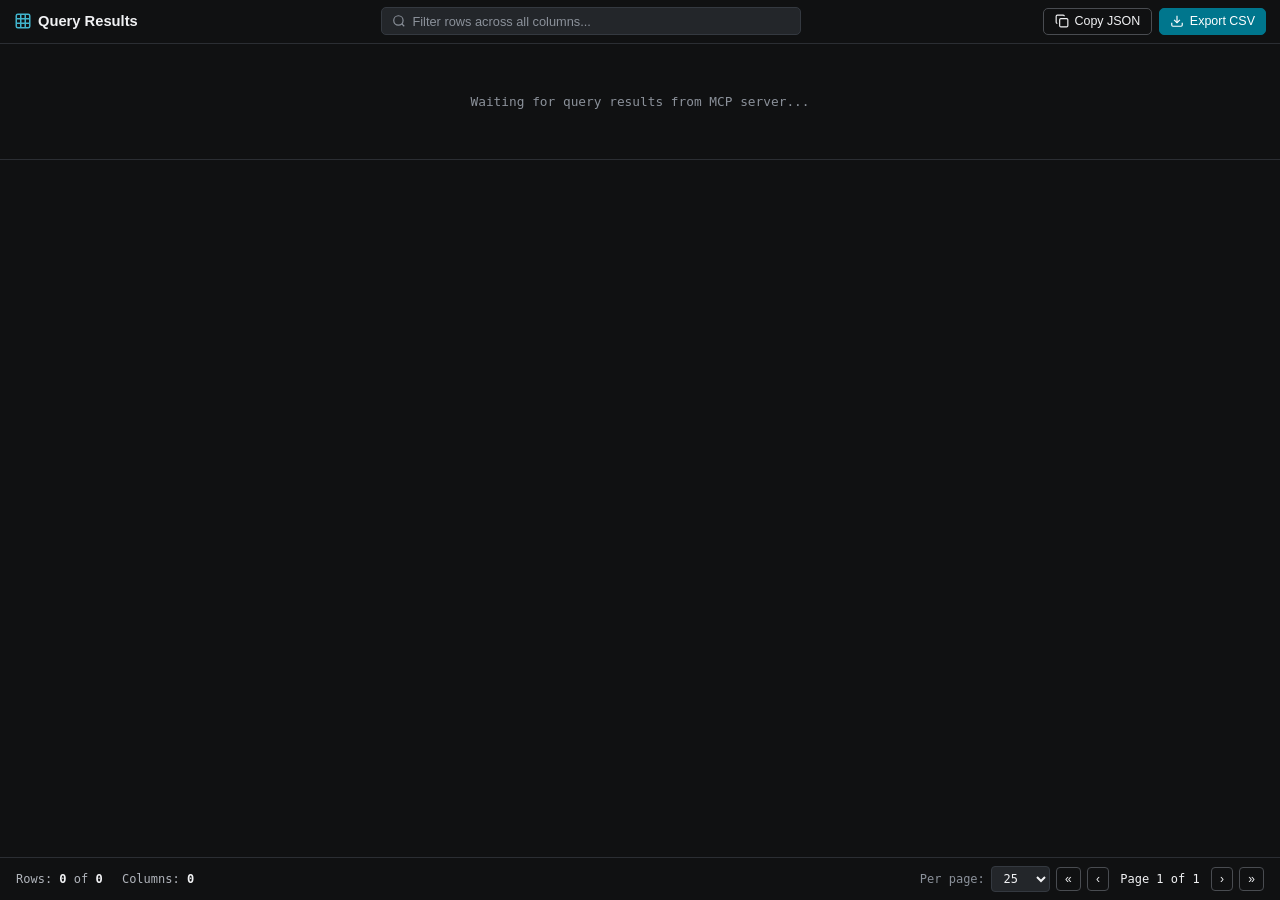
<file: src/static/ui/data_grid.html>
<!DOCTYPE html>
<html lang="en">
<head>
  <meta charset="UTF-8">
  <meta name="viewport" content="width=device-width, initial-scale=1.0">
  <title>PostgreSQL Query Result Data Grid</title>
  <style>
    /* Dark tokens inlined for self-contained MCP app view. */
    :root {
      color-scheme: dark;
      --bg: #101112;
      --surface: #101112;
      --surface-raised: #101112;
      --surface-hover: #1b1e21;
      --surface-active: #2b2e33;
      --field: #23262a;
      --field-border: #343940;
      --border: #494c51;
      --border-subtle: #2b2e33;
      --border-focus: #494c51;
      --text: #f1f2f4;
      --text-secondary: #b0b4bb;
      --text-muted: #8b919a;
      --text-dim: #8b919a;
      --accent: #41b5cd;
      --accent-solid: #00768d;
      --accent-solid-hover: #00667c;
      --accent-dim: #112a31;
      --accent-border: #00768d;
      --info: #a2b9f5;
      --purple: #bda3ee;
      --emerald: #4be0af;
      --emerald-dim: #0b2a22;
      --emerald-border: #0b2a22;
      --amber: #e6c55b;
      --amber-dim: #30260e;
      --amber-border: #30260e;
      --red: #f3a0ab;
      --red-dim: #301b21;
      --red-border: #301b21;
      --font-mono: ui-monospace, 'SFMono-Regular', Menlo, Consolas, monospace;
      --font-sans: Inter, ui-sans-serif, -apple-system, BlinkMacSystemFont, 'Segoe UI', sans-serif;
    }

    * { box-sizing: border-box; margin: 0; padding: 0; }

    body {
      background-color: var(--bg);
      color: var(--text);
      font-family: var(--font-sans);
      font-size: 13px;
      line-height: 1.5;
      display: flex;
      flex-direction: column;
      height: 100vh;
      overflow: hidden;
      -webkit-font-smoothing: antialiased;
    }

    /* Top Control Bar */
    header {
      background: var(--surface);
      border-bottom: 1px solid var(--border-subtle);
      padding: 0.45rem 0.85rem;
      display: flex;
      align-items: center;
      justify-content: space-between;
      gap: 0.6rem;
      flex-shrink: 0;
      flex-wrap: wrap;
    }

    .header-left {
      display: flex;
      align-items: center;
      gap: 0.75rem;
    }

    .brand-title {
      font-size: 0.92rem;
      font-weight: 600;
      color: var(--text);
      display: flex;
      align-items: center;
      gap: 0.4rem;
    }

    .badge {
      display: inline-flex;
      align-items: center;
      font-family: var(--font-mono);
      font-size: 0.72rem;
      padding: 0.3rem 0.7rem;
      border-radius: 10px;
      corner-shape: squircle;
      font-weight: 600;
      border: 1px solid color-mix(in srgb, currentColor 35%, transparent);
    }

    .badge-demo {
      background: var(--amber-dim);
      color: var(--amber);
    }

    .badge-live {
      background: var(--emerald-dim);
      color: var(--emerald);
    }

    .badge-truncated {
      background: var(--red-dim);
      color: var(--red);
    }

    .controls-center {
      display: flex;
      align-items: center;
      gap: 0.6rem;
      flex: 1;
      max-width: 420px;
    }

    .search-box {
      display: flex;
      align-items: center;
      background: var(--field);
      border: 1px solid var(--field-border);
      border-radius: 5px;
      padding: 0.35rem 0.65rem;
      width: 100%;
      transition: border-color 0.14s ease, box-shadow 0.14s ease;
    }

    .search-box:focus-within {
      border-color: var(--accent);
      box-shadow: 0 0 0 1px var(--accent-border);
    }

    .search-box svg {
      color: var(--text-muted);
      margin-right: 0.4rem;
      flex-shrink: 0;
    }

    .search-input {
      background: transparent;
      border: none;
      color: var(--text);
      font-family: var(--font-sans);
      font-size: 0.8rem;
      outline: none;
      width: 100%;
    }

    .search-input::placeholder {
      color: var(--text-muted);
    }

    .actions {
      display: flex;
      align-items: center;
      gap: 0.45rem;
    }

    .btn {
      background: transparent;
      border: 1px solid var(--border);
      color: var(--text);
      padding: 0.35rem 0.65rem;
      font-size: 0.78rem;
      border-radius: 5px;
      cursor: pointer;
      display: inline-flex;
      align-items: center;
      gap: 0.35rem;
      transition: all 0.15s ease;
    }

    .btn:hover {
      background: var(--surface-hover);
      color: var(--text);
      border-color: var(--border-focus);
    }

    .btn-primary {
      background: var(--accent-solid);
      border-color: var(--accent-solid);
      color: #ffffff;
    }
    .btn-primary:hover {
      background: var(--accent-solid-hover);
      border-color: var(--accent-solid-hover);
      color: #ffffff;
    }

    /* Grid Area */
    main {
      flex: 1;
      display: flex;
      overflow: hidden;
      position: relative;
    }

    .grid-container {
      flex: 1;
      overflow: auto;
      background: var(--bg);
      position: relative;
    }

    table.data-grid {
      width: 100%;
      border-collapse: collapse;
      font-family: var(--font-mono);
      font-size: 0.76rem;
      white-space: nowrap;
    }

    table.data-grid th {
      position: sticky;
      top: 0;
      background: var(--surface);
      color: var(--text-secondary);
      text-align: left;
      padding: 0.6rem 0.8rem;
      font-weight: 550;
      border-bottom: 1px solid var(--border-subtle);
      user-select: none;
      cursor: pointer;
      transition: background 0.12s ease;
      z-index: 10;
    }

    table.data-grid th:hover {
      background: var(--surface-hover);
      color: var(--text);
    }

    table.data-grid th .th-content {
      display: flex;
      align-items: center;
      justify-content: space-between;
      gap: 0.5rem;
    }

    table.data-grid th .sort-icon {
      color: var(--text-muted);
      font-size: 0.7rem;
    }
    table.data-grid th.sort-asc .sort-icon {
      color: var(--accent);
    }
    table.data-grid th.sort-desc .sort-icon {
      color: var(--accent);
    }

    table.data-grid td {
      padding: 0.45rem 0.8rem;
      border-bottom: 1px solid var(--border-subtle);
      color: var(--text);
      max-width: 320px;
      overflow: hidden;
      text-overflow: ellipsis;
    }

    table.data-grid tr {
      cursor: pointer;
      transition: background 0.1s ease;
    }

    table.data-grid tr:hover {
      background: var(--surface-hover);
    }

    table.data-grid tr.selected {
      background: var(--accent-dim);
    }

    .row-index {
      color: var(--text-muted);
      width: 45px;
      text-align: right;
      user-select: none;
    }

    /* Cell formatters */
    .cell-null {
      color: var(--text-dim);
      font-style: italic;
    }
    .cell-num {
      text-align: right;
      color: var(--info);
      font-variant-numeric: tabular-nums;
    }
    .cell-bool-true {
      color: var(--emerald);
      font-weight: 600;
    }
    .cell-bool-false {
      color: var(--red);
      font-weight: 600;
    }
    .cell-obj {
      color: var(--purple);
    }

    /* Detail Drawer */
    .row-drawer {
      display: none;
      width: min(340px, 45%);
      background: var(--surface);
      border-left: 1px solid var(--border-subtle);
      flex-direction: column;
      flex-shrink: 0;
      overflow: hidden;
    }

    .row-drawer.open {
      display: flex;
    }

    .drawer-header {
      padding: 0.5rem 0.85rem;
      border-bottom: 1px solid var(--border-subtle);
      display: flex;
      align-items: center;
      justify-content: space-between;
    }

    .drawer-title {
      font-weight: 600;
      font-size: 0.85rem;
    }

    .drawer-body {
      padding: 1rem;
      overflow-y: auto;
      flex: 1;
    }

    .drawer-field {
      margin-bottom: 0.85rem;
    }

    .drawer-field-name {
      font-family: var(--font-mono);
      font-size: 0.7rem;
      color: var(--text-secondary);
      margin-bottom: 0.2rem;
      display: flex;
      justify-content: space-between;
      align-items: baseline;
    }

    .drawer-field-val {
      font-family: var(--font-mono);
      font-size: 0.76rem;
      background: var(--field);
      border: 1px solid var(--field-border);
      border-radius: 5px;
      padding: 0.4rem 0.6rem;
      color: var(--text);
      word-break: break-all;
      white-space: pre-wrap;
    }

    /* Footer Pagination & Stats */
    footer {
      background: var(--surface);
      border-top: 1px solid var(--border-subtle);
      padding: 0.5rem 1rem;
      display: flex;
      align-items: center;
      justify-content: space-between;
      font-family: var(--font-mono);
      font-size: 0.75rem;
      flex-shrink: 0;
      gap: 1rem;
      flex-wrap: wrap;
    }

    .footer-stats {
      color: var(--text-secondary);
      display: flex;
      align-items: center;
      gap: 1.2rem;
    }

    .footer-stats strong {
      color: var(--text);
    }

    .pagination {
      display: flex;
      align-items: center;
      gap: 0.4rem;
    }

    .page-select {
      background: var(--field);
      border: 1px solid var(--field-border);
      color: var(--text);
      font-family: var(--font-mono);
      font-size: 0.75rem;
      padding: 0.25rem 0.45rem;
      border-radius: 4px;
      outline: none;
    }

    .page-btn {
      background: transparent;
      border: 1px solid var(--border);
      color: var(--text);
      padding: 0.25rem 0.5rem;
      border-radius: 4px;
      cursor: pointer;
      font-size: 0.75rem;
      transition: all 0.1s ease;
    }
    .page-btn:hover:not(:disabled) {
      background: var(--surface-hover);
      color: var(--text);
    }
    .page-btn:disabled {
      opacity: 0.35;
      cursor: not-allowed;
    }
  </style>
</head>
<body>

  <!-- Top Bar -->
  <header>
    <div class="header-left">
      <span class="brand-title">
        <svg width="18" height="18" viewBox="0 0 24 24" fill="none" stroke="currentColor" stroke-width="2" style="color:var(--accent)"><rect width="18" height="18" x="3" y="3" rx="2" ry="2"/><line x1="3" y1="9" x2="21" y2="9"/><line x1="3" y1="15" x2="21" y2="15"/><line x1="9" y1="3" x2="9" y2="21"/><line x1="15" y1="3" x2="15" y2="21"/></svg>
        Query Results
      </span>
      <span id="source-badge" class="badge badge-live" style="display:none;">Live Result</span>
      <span id="truncated-badge" class="badge badge-truncated" style="display:none;">Truncated</span>
    </div>

    <!-- Search in table -->
    <div class="controls-center">
      <div class="search-box">
        <svg width="14" height="14" viewBox="0 0 24 24" fill="none" stroke="currentColor" stroke-width="2"><circle cx="11" cy="11" r="8"/><path d="m21 21-4.3-4.3"/></svg>
        <input type="text" id="filter-input" class="search-input" placeholder="Filter rows across all columns..." oninput="onFilterChanged()">
      </div>
    </div>

    <!-- Actions -->
    <div class="actions">
      <button class="btn" id="btn-copy" onclick="copyDataJson()">
        <svg width="14" height="14" viewBox="0 0 24 24" fill="none" stroke="currentColor" stroke-width="2"><rect width="14" height="14" x="8" y="8" rx="2" ry="2"/><path d="M4 16c-1.1 0-2-.9-2-2V4c0-1.1.9-2 2-2h10c1.1 0 2 .9 2 2"/></svg>
        Copy JSON
      </button>
      <button class="btn btn-primary" onclick="exportCsv()">
        <svg width="14" height="14" viewBox="0 0 24 24" fill="none" stroke="currentColor" stroke-width="2"><path d="M21 15v4a2 2 0 0 1-2 2H5a2 2 0 0 1-2-2v-4"/><polyline points="7 10 12 15 17 10"/><line x1="12" y1="15" x2="12" y2="3"/></svg>
        Export CSV
      </button>
    </div>
  </header>

  <!-- Main Data View -->
  <main>
    <div class="grid-container" id="grid-scroll">
      <table class="data-grid" id="main-table">
        <thead id="grid-header"></thead>
        <tbody id="grid-body"></tbody>
      </table>
    </div>

    <!-- Side Inspection Drawer -->
    <aside class="row-drawer" id="row-drawer">
      <div class="drawer-header">
        <span class="drawer-title" id="drawer-title">Row Inspector</span>
        <div style="display:flex; align-items:center; gap:0.35rem;">
          <button class="btn" style="padding:0.2rem 0.45rem; font-size:0.7rem;" onclick="copyRowJson()">Copy</button>
          <button class="btn" style="padding:0.2rem 0.45rem; font-size:0.7rem;" onclick="closeDrawer()" title="Close Inspector">✕</button>
        </div>
      </div>
      <div class="drawer-body" id="drawer-body">
        <div style="color:var(--text-muted); text-align:center; padding-top:2rem;">
          Click any row in the grid to inspect all columns, types, and raw values.
        </div>
      </div>
    </aside>
  </main>

  <!-- Footer Pagination -->
  <footer>
    <div class="footer-stats">
      <span>Rows: <strong id="stat-showing-rows">0</strong> of <strong id="stat-total-rows">0</strong></span>
      <span>Columns: <strong id="stat-columns">0</strong></span>
      <span id="stat-filtered-wrapper" style="display:none; color:var(--amber)">
        Filtered: <strong id="stat-filtered-count">0</strong> matches
      </span>
    </div>

    <div class="pagination">
      <span style="color:var(--text-muted)">Per page:</span>
      <select id="page-size-select" class="page-select" onchange="changePageSize(this.value)">
        <option value="10">10</option>
        <option value="25" selected>25</option>
        <option value="50">50</option>
        <option value="100">100</option>
        <option value="all">All</option>
      </select>

      <button class="page-btn" id="btn-first" onclick="goToPage(1)" title="First page">&laquo;</button>
      <button class="page-btn" id="btn-prev" onclick="goToPage(currentPage - 1)" title="Previous page">&lsaquo;</button>
      <span style="color:var(--text); padding:0 0.3rem;" id="pagination-page-label">Page 1 of 1</span>
      <button class="page-btn" id="btn-next" onclick="goToPage(currentPage + 1)" title="Next page">&rsaquo;</button>
      <button class="page-btn" id="btn-last" onclick="goToPage(totalPages)" title="Last page">&raquo;</button>
    </div>
  </footer>

  <script>
    // Embedded sample demo payload
    const DEMO_PAYLOAD = {
      columns: ["id", "username", "email", "role", "is_active", "account_balance", "created_at", "metadata"],
      rows: [
        { id: 1, username: "sarah_connor", email: "sarah@resistance.net", role: "admin", is_active: true, account_balance: 1450.50, created_at: "2026-01-15T09:30:00Z", metadata: { team: "ops", level: 5 } },
        { id: 2, username: "john_doe", email: "john@example.com", role: "editor", is_active: true, account_balance: 320.00, created_at: "2026-02-01T14:15:22Z", metadata: { team: "content" } },
        { id: 3, username: "alex_chen", email: "alex.chen@techcorp.io", role: "member", is_active: false, account_balance: 0.00, created_at: "2026-02-18T18:45:00Z", metadata: null },
        { id: 4, username: "elena_rostova", email: "elena@cybersec.org", role: "admin", is_active: true, account_balance: 8900.75, created_at: "2026-03-04T11:20:10Z", metadata: { certs: ["CISSP", "OSCP"] } },
        { id: 5, username: "marcus_vance", email: "mvance@enterprise.co", role: "member", is_active: true, account_balance: 12.50, created_at: "2026-03-12T08:00:00Z", metadata: { verified: true } },
        { id: 6, username: "dev_bot_1", email: null, role: "system", is_active: true, account_balance: 0.00, created_at: "2026-03-15T00:00:00Z", metadata: { agent: true, version: "2.4" } },
        { id: 7, username: "lucas_muller", email: "lucas@berlin.de", role: "member", is_active: false, account_balance: 75.20, created_at: "2026-03-20T16:30:45Z", metadata: null }
      ],
      row_count: 7,
      truncated: false
    };

    let rawData = null;
    let columns = [];
    let allRows = [];
    let filteredRows = [];
    let sortColumn = null;
    let sortDirection = "none"; // "asc", "desc", "none"
    let currentPage = 1;
    let pageSize = 25;
    let totalPages = 1;
    let selectedRowIndex = null;

    function sendAppHandshake() {
      try {
        if (window.parent && window.parent !== window) {
          window.parent.postMessage({
            jsonrpc: "2.0",
            id: 1,
            method: "ui/initialize",
            params: {
              appCapabilities: {}
            }
          }, "*");
          window.parent.postMessage({ jsonrpc: "2.0", method: "ui/ready" }, "*");
          window.parent.postMessage({ jsonrpc: "2.0", method: "ui/resize", params: { height: 420 } }, "*");
        }
      } catch (e) {}
    }

    function extractPayload(msg) {
      if (!msg) return null;
      let p = msg;
      if (p.params) p = p.params;
      if (p.result) p = p.result;
      if (p.toolResult) p = p.toolResult;
      if (p.data) p = p.data;
      if (p.payload) p = p.payload;
      if (p.structuredContent) p = p.structuredContent;

      if (p && Array.isArray(p.content) && p.content.length > 0) {
        const textItem = p.content.find(c => c.type === "text" || typeof c.text === "string");
        if (textItem && typeof textItem.text === "string") {
          try {
            const parsed = JSON.parse(textItem.text);
            if (parsed && (parsed.columns || parsed.rows || Array.isArray(parsed))) return parsed;
          } catch (e) {}
        }
      }

      if (typeof p === "string") {
        try {
          const parsed = JSON.parse(p);
          if (parsed && (parsed.columns || parsed.rows || Array.isArray(parsed))) return parsed;
        } catch (e) {
          return p;
        }
      }

      if (Array.isArray(p)) {
        const cols = p.length > 0 ? Object.keys(p[0]) : [];
        return { columns: cols, rows: p, row_count: p.length, truncated: false };
      }

      if (p && (p.columns || p.rows)) {
        return p;
      }

      return null;
    }

    // MCP Apps postMessage listener
    window.addEventListener("message", (event) => {
      if (!event.data) return;
      let msg = event.data;
      if (typeof msg === "string") {
        try { msg = JSON.parse(msg); } catch (e) { return; }
      }

      const payload = extractPayload(msg);
      if (payload && (payload.columns || payload.rows)) {
        loadGrid(payload, false);
      }
    });

    const isDemoMode = new URLSearchParams(window.location.search).get("demo") === "true";

    function showWaitingState() {
      const thead = document.getElementById("grid-header");
      if (thead) thead.innerHTML = "";
      const tbody = document.getElementById("grid-body");
      if (tbody) {
        tbody.innerHTML = `
          <tr>
            <td colspan="10" style="text-align:center; padding:3rem 1rem; color:var(--text-muted); font-family:var(--font-mono); font-size:0.8rem;">
              Waiting for query results from MCP server...
            </td>
          </tr>
        `;
      }
    }

    if (document.readyState === "loading") {
      window.addEventListener("DOMContentLoaded", () => {
        sendAppHandshake();
        if (isDemoMode) {
          loadGrid(DEMO_PAYLOAD, true);
        } else {
          showWaitingState();
        }
      });
    } else {
      sendAppHandshake();
      if (isDemoMode) {
        loadGrid(DEMO_PAYLOAD, true);
      } else {
        showWaitingState();
      }
    }

    function loadGrid(data, isDemo = false) {
      rawData = data;
      const badge = document.getElementById("source-badge");
      if (badge) {
        if (!isDemo) {
          badge.className = "badge badge-live";
          badge.textContent = "Live Result";
          badge.style.display = "inline-flex";
        } else {
          badge.style.display = "none";
        }
      }

      const truncBadge = document.getElementById("truncated-badge");
      if (truncBadge) {
        truncBadge.style.display = data.truncated ? "inline-flex" : "none";
      }

      columns = data.columns || (data.rows && data.rows.length > 0 ? Object.keys(data.rows[0]) : []);
      allRows = data.rows || [];
      filteredRows = [...allRows];

      document.getElementById("stat-columns").textContent = columns.length;
      document.getElementById("stat-total-rows").textContent = allRows.length;

      sortColumn = null;
      sortDirection = "none";
      currentPage = 1;
      selectedRowIndex = null;

      renderHeader();
      applyFiltersAndSort();
    }

    function renderHeader() {
      const thead = document.getElementById("grid-header");
      thead.innerHTML = "";
      const tr = document.createElement("tr");

      // Row index column header
      const thIdx = document.createElement("th");
      thIdx.className = "row-index";
      thIdx.textContent = "#";
      tr.appendChild(thIdx);

      columns.forEach(col => {
        const th = document.createElement("th");
        th.dataset.column = col;
        th.onclick = () => toggleSort(col);

        let icon = "⇅";
        if (sortColumn === col) {
          if (sortDirection === "asc") { icon = "▲"; th.classList.add("sort-asc"); }
          else if (sortDirection === "desc") { icon = "▼"; th.classList.add("sort-desc"); }
        }

        th.innerHTML = `
          <div class="th-content">
            <span>${escapeHtml(col)}</span>
            <span class="sort-icon">${icon}</span>
          </div>
        `;
        tr.appendChild(th);
      });

      thead.appendChild(tr);
    }

    function toggleSort(col) {
      if (sortColumn === col) {
        if (sortDirection === "none") sortDirection = "asc";
        else if (sortDirection === "asc") sortDirection = "desc";
        else { sortDirection = "none"; sortColumn = null; }
      } else {
        sortColumn = col;
        sortDirection = "asc";
      }
      renderHeader();
      applyFiltersAndSort();
    }

    function onFilterChanged() {
      applyFiltersAndSort();
    }

    function applyFiltersAndSort() {
      const query = document.getElementById("filter-input").value.trim().toLowerCase();

      // 1. Filter
      if (!query) {
        filteredRows = [...allRows];
        document.getElementById("stat-filtered-wrapper").style.display = "none";
      } else {
        filteredRows = allRows.filter(row => {
          return columns.some(col => {
            const val = row[col];
            if (val === null || val === undefined) return false;
            if (typeof val === "object") return JSON.stringify(val).toLowerCase().includes(query);
            return String(val).toLowerCase().includes(query);
          });
        });
        document.getElementById("stat-filtered-wrapper").style.display = "inline";
        document.getElementById("stat-filtered-count").textContent = filteredRows.length;
      }

      // 2. Sort
      if (sortColumn && sortDirection !== "none") {
        filteredRows.sort((a, b) => {
          let va = a[sortColumn];
          let vb = b[sortColumn];
          if (va === null || va === undefined) return 1;
          if (vb === null || vb === undefined) return -1;
          if (typeof va === "number" && typeof vb === "number") {
            return sortDirection === "asc" ? va - vb : vb - va;
          }
          const sa = String(va);
          const sb = String(vb);
          return sortDirection === "asc" ? sa.localeCompare(sb) : sb.localeCompare(sa);
        });
      }

      // 3. Paginate
      if (pageSize === "all") {
        totalPages = 1;
        currentPage = 1;
      } else {
        totalPages = Math.max(1, Math.ceil(filteredRows.length / pageSize));
        if (currentPage > totalPages) currentPage = totalPages;
      }

      renderRows();
      updatePaginationControls();
    }

    function renderRows() {
      const tbody = document.getElementById("grid-body");
      tbody.innerHTML = "";

      if (filteredRows.length === 0) {
        tbody.innerHTML = `<tr><td colspan="${columns.length + 1}" style="text-align:center; padding:3rem; color:var(--text-muted)">No matching records found.</td></tr>`;
        document.getElementById("stat-showing-rows").textContent = "0";
        return;
      }

      let start = 0;
      let end = filteredRows.length;
      if (pageSize !== "all") {
        start = (currentPage - 1) * pageSize;
        end = Math.min(start + pageSize, filteredRows.length);
      }

      document.getElementById("stat-showing-rows").textContent = `${start + 1}-${end}`;

      for (let i = start; i < end; i++) {
        const row = filteredRows[i];
        const tr = document.createElement("tr");
        if (selectedRowIndex === i) tr.classList.add("selected");
        tr.onclick = () => selectRow(i, tr);

        // Index cell
        const tdIdx = document.createElement("td");
        tdIdx.className = "row-index";
        tdIdx.textContent = i + 1;
        tr.appendChild(tdIdx);

        columns.forEach(col => {
          const td = document.createElement("td");
          const val = row[col];
          td.innerHTML = formatCellValue(val);
          tr.appendChild(td);
        });

        tbody.appendChild(tr);
      }
    }

    function formatCellValue(val) {
      if (val === null || val === undefined) {
        return `<span class="cell-null">NULL</span>`;
      }
      if (typeof val === "boolean") {
        return val ? `<span class="cell-bool-true">true</span>` : `<span class="cell-bool-false">false</span>`;
      }
      if (typeof val === "number") {
        return `<span class="cell-num">${val.toLocaleString()}</span>`;
      }
      if (typeof val === "object") {
        return `<span class="cell-obj">${escapeHtml(JSON.stringify(val))}</span>`;
      }
      return escapeHtml(String(val));
    }

    function escapeHtml(str) {
      return str.replace(/&/g, "&amp;").replace(/</g, "&lt;").replace(/>/g, "&gt;");
    }

    function closeDrawer() {
      const drawer = document.getElementById("row-drawer");
      if (drawer) drawer.classList.remove("open");
      document.querySelectorAll("table.data-grid tr.selected").forEach(r => r.classList.remove("selected"));
      selectedRowIndex = null;
    }

    function selectRow(index, trElement = null) {
      selectedRowIndex = index;
      document.querySelectorAll("table.data-grid tr.selected").forEach(r => r.classList.remove("selected"));
      if (trElement) {
        trElement.classList.add("selected");
      } else {
        const allTrs = document.querySelectorAll("table.data-grid tbody tr");
        if (allTrs[index]) {
          allTrs[index].classList.add("selected");
        }
      }

      const drawer = document.getElementById("row-drawer");
      if (drawer) drawer.classList.add("open");

      const row = filteredRows[index];
      if (!row) return;

      document.getElementById("drawer-title").textContent = `Row #${index + 1} Details`;
      const body = document.getElementById("drawer-body");
      body.innerHTML = "";

      columns.forEach(col => {
        const val = row[col];
        let valStr = val === null ? "NULL" : (typeof val === "object" ? JSON.stringify(val, null, 2) : String(val));

        const field = document.createElement("div");
        field.className = "drawer-field";

        const fieldName = document.createElement("div");
        fieldName.className = "drawer-field-name";

        const strong = document.createElement("strong");
        strong.textContent = col;
        fieldName.appendChild(strong);

        const copyBtn = document.createElement("button");
        copyBtn.className = "btn";
        copyBtn.style.padding = "0.1rem 0.35rem";
        copyBtn.style.fontSize = "0.65rem";
        copyBtn.textContent = "Copy";
        copyBtn.onclick = () => {
          navigator.clipboard.writeText(valStr).then(() => {
            const orig = copyBtn.textContent;
            copyBtn.textContent = "Copied!";
            setTimeout(() => { copyBtn.textContent = orig; }, 1200);
          });
        };
        fieldName.appendChild(copyBtn);

        const fieldVal = document.createElement("div");
        fieldVal.className = "drawer-field-val";
        fieldVal.textContent = valStr;

        field.appendChild(fieldName);
        field.appendChild(fieldVal);
        body.appendChild(field);
      });
    }

    function updatePaginationControls() {
      document.getElementById("pagination-page-label").textContent = `Page ${currentPage} of ${totalPages}`;
      document.getElementById("btn-first").disabled = (currentPage <= 1);
      document.getElementById("btn-prev").disabled = (currentPage <= 1);
      document.getElementById("btn-next").disabled = (currentPage >= totalPages);
      document.getElementById("btn-last").disabled = (currentPage >= totalPages);
    }

    function goToPage(page) {
      if (page < 1 || page > totalPages) return;
      currentPage = page;
      renderRows();
      updatePaginationControls();
      document.getElementById("grid-scroll").scrollTop = 0;
    }

    function changePageSize(size) {
      pageSize = size === "all" ? "all" : parseInt(size, 10);
      currentPage = 1;
      applyFiltersAndSort();
    }

    function copyRowJson() {
      if (selectedRowIndex === null || !filteredRows[selectedRowIndex]) return;
      const json = JSON.stringify(filteredRows[selectedRowIndex], null, 2);
      navigator.clipboard.writeText(json);
    }

    function copyDataJson() {
      const dataToCopy = filteredRows.length > 0 ? filteredRows : allRows;
      const json = JSON.stringify(dataToCopy, null, 2);
      navigator.clipboard.writeText(json).then(() => {
        const btn = document.getElementById("btn-copy");
        const orig = btn.innerHTML;
        btn.innerHTML = `<span style="color:var(--emerald)">Copied!</span>`;
        setTimeout(() => { btn.innerHTML = orig; }, 1500);
      });
    }

    function exportCsv() {
      if (columns.length === 0) return;
      const query = document.getElementById("filter-input").value.trim();
      const targetRows = query ? filteredRows : allRows;

      const csvLines = [];
      // Header
      csvLines.push(columns.map(c => `"${String(c).replace(/"/g, '""')}"`).join(","));

      // Rows
      targetRows.forEach(row => {
        const line = columns.map(c => {
          const v = row[c];
          if (v === null || v === undefined) return "";
          const s = typeof v === "object" ? JSON.stringify(v) : String(v);
          return `"${s.replace(/"/g, '""')}"`;
        }).join(",");
        csvLines.push(line);
      });

      const csvBlob = new Blob([csvLines.join("\n")], { type: "text/csv;charset=utf-8;" });
      const url = URL.createObjectURL(csvBlob);
      const a = document.createElement("a");
      a.href = url;
      a.download = `query_results_${new Date().toISOString().slice(0, 19).replace(/[:T]/g, "_")}.csv`;
      a.click();
      URL.revokeObjectURL(url);
    }
  </script>
</body>
</html>
</file>
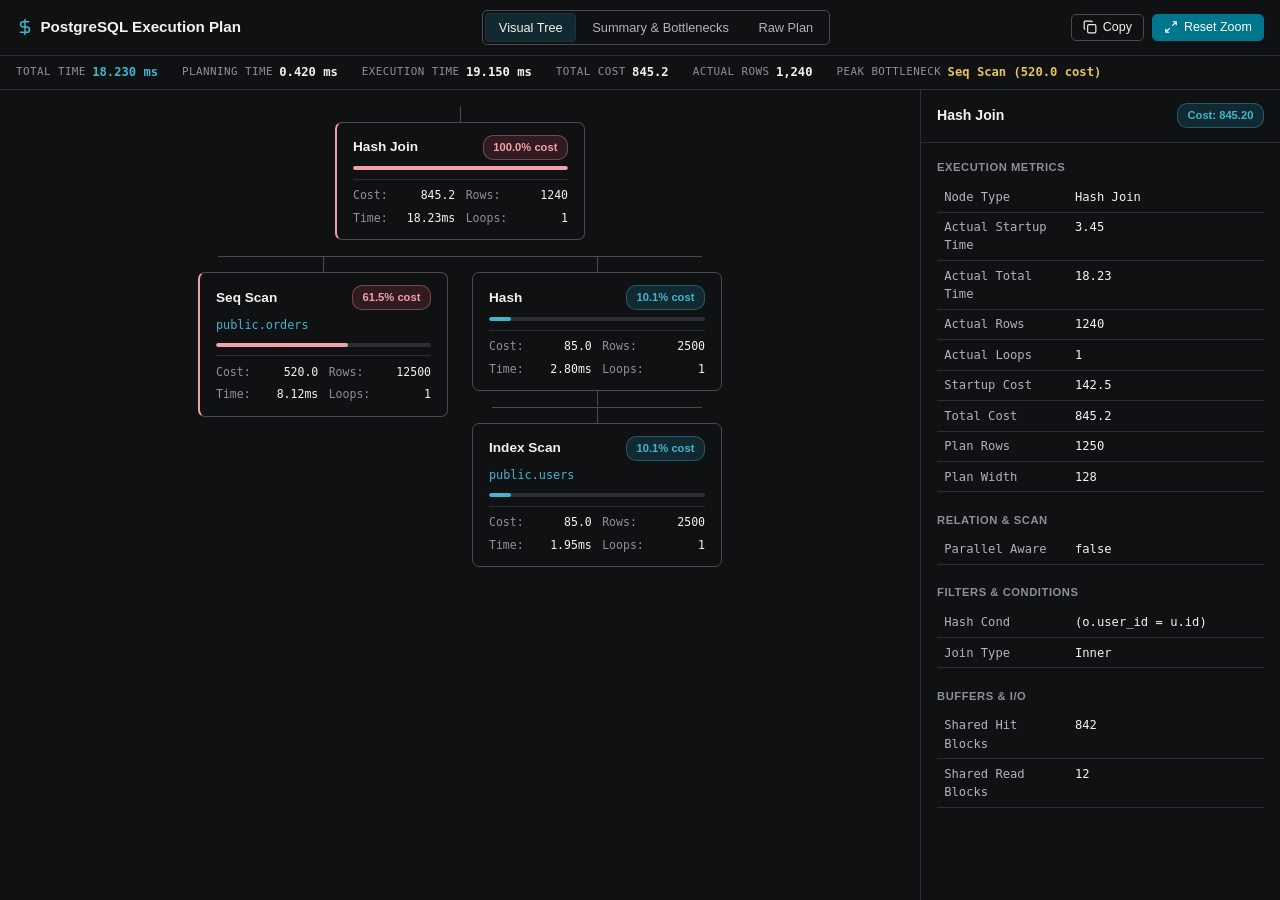
<file: src/static/ui/explain_viewer.html>
<!DOCTYPE html>
<html lang="en">
<head>
  <meta charset="UTF-8">
  <meta name="viewport" content="width=device-width, initial-scale=1.0">
  <title>PostgreSQL Query Execution Plan</title>
  <style>
    /* Dark tokens inlined for self-contained MCP app view. */
    :root {
      color-scheme: dark;
      --bg: #101112;
      --surface: #101112;
      --surface-raised: #101112;
      --surface-hover: #1b1e21;
      --surface-active: #2b2e33;
      --field: #23262a;
      --field-border: #343940;
      --border: #494c51;
      --border-subtle: #2b2e33;
      --border-focus: #494c51;
      --text: #f1f2f4;
      --text-secondary: #b0b4bb;
      --text-muted: #8b919a;
      --text-dim: #8b919a;
      --accent: #41b5cd;
      --accent-solid: #00768d;
      --accent-solid-hover: #00667c;
      --accent-dim: #112a31;
      --accent-border: #00768d;
      --emerald: #4be0af;
      --emerald-dim: #0b2a22;
      --emerald-border: #0b2a22;
      --amber: #e6c55b;
      --amber-dim: #30260e;
      --amber-border: #30260e;
      --red: #f3a0ab;
      --red-dim: #301b21;
      --red-border: #301b21;
      --font-mono: ui-monospace, 'SFMono-Regular', Menlo, Consolas, monospace;
      --font-sans: Inter, ui-sans-serif, -apple-system, BlinkMacSystemFont, 'Segoe UI', sans-serif;
    }

    * { box-sizing: border-box; margin: 0; padding: 0; }

    body {
      background-color: var(--bg);
      color: var(--text);
      font-family: var(--font-sans);
      font-size: 13px;
      line-height: 1.5;
      display: flex;
      flex-direction: column;
      height: 100vh;
      overflow: hidden;
      -webkit-font-smoothing: antialiased;
    }

    /* Header Bar */
    header {
      background: var(--surface);
      border-bottom: 1px solid var(--border-subtle);
      padding: 0.65rem 1rem;
      display: flex;
      align-items: center;
      justify-content: space-between;
      gap: 1rem;
      flex-shrink: 0;
    }

    .brand {
      display: flex;
      align-items: center;
      gap: 0.6rem;
    }

    .brand-title {
      font-size: 0.95rem;
      font-weight: 600;
      color: var(--text);
      display: flex;
      align-items: center;
      gap: 0.4rem;
    }

    .badge {
      display: inline-flex;
      align-items: center;
      font-family: var(--font-mono);
      font-size: 0.72rem;
      padding: 0.3rem 0.7rem;
      border-radius: 10px;
      corner-shape: squircle;
      font-weight: 600;
      border: 1px solid color-mix(in srgb, currentColor 35%, transparent);
    }

    .badge-demo {
      background: var(--amber-dim);
      color: var(--amber);
    }

    .badge-live {
      background: var(--emerald-dim);
      color: var(--emerald);
    }

    .nav-tabs {
      display: flex;
      background: var(--surface);
      border: 1px solid var(--border);
      border-radius: 5px;
      padding: 2px;
      gap: 2px;
    }

    .tab-btn {
      background: transparent;
      border: 1px solid transparent;
      color: var(--text-secondary);
      padding: 0.35rem 0.8rem;
      font-size: 0.8rem;
      font-weight: 500;
      border-radius: 4px;
      cursor: pointer;
      transition: all 0.15s ease;
    }

    .tab-btn:hover {
      color: var(--text);
      background: var(--surface-hover);
    }

    .tab-btn.active {
      background: var(--accent-dim);
      color: var(--text);
      border-color: var(--border-subtle);
    }

    .actions {
      display: flex;
      align-items: center;
      gap: 0.5rem;
    }

    .btn {
      background: transparent;
      border: 1px solid var(--border);
      color: var(--text);
      padding: 0.35rem 0.7rem;
      font-size: 0.78rem;
      border-radius: 5px;
      cursor: pointer;
      display: inline-flex;
      align-items: center;
      gap: 0.35rem;
      transition: all 0.15s ease;
    }

    .btn:hover {
      background: var(--surface-hover);
      color: var(--text);
      border-color: var(--border-focus);
    }

    .btn-primary {
      background: var(--accent-solid);
      border-color: var(--accent-solid);
      color: #ffffff;
    }
    .btn-primary:hover {
      background: var(--accent-solid-hover);
      border-color: var(--accent-solid-hover);
      color: #ffffff;
    }

    /* Metric Bar */
    .metric-strip {
      background: var(--surface);
      border-bottom: 1px solid var(--border-subtle);
      padding: 0.45rem 1rem;
      display: flex;
      align-items: center;
      gap: 1.5rem;
      font-family: var(--font-mono);
      font-size: 0.76rem;
      overflow-x: auto;
      flex-shrink: 0;
    }

    .metric-item {
      display: flex;
      align-items: center;
      gap: 0.4rem;
    }

    .metric-label {
      color: var(--text-muted);
      text-transform: uppercase;
      font-size: 0.68rem;
      letter-spacing: 0.04em;
    }

    .metric-val {
      color: var(--text);
      font-weight: 600;
    }

    .metric-val.highlight {
      color: var(--accent);
    }

    /* Main Content Area */
    main {
      flex: 1;
      display: flex;
      overflow: hidden;
      position: relative;
    }

    .view-panel {
      flex: 1;
      display: none;
      height: 100%;
      overflow: auto;
      padding: 1.25rem;
    }

    .view-panel.active {
      display: flex;
      flex-direction: column;
    }

    /* Visual Tree View */
    #view-tree {
      display: none;
      flex-direction: row;
      padding: 0;
      overflow: hidden;
    }
    #view-tree.active {
      display: flex;
    }

    .tree-canvas-container {
      flex: 1;
      overflow: auto;
      padding: 2rem;
      position: relative;
    }

    .tree-node-wrapper {
      display: flex;
      flex-direction: column;
      align-items: center;
      position: relative;
    }

    .node-card {
      background: var(--surface);
      border: 1px solid var(--border);
      border-radius: 7px;
      padding: 0.75rem 1rem;
      min-width: 250px;
      max-width: 320px;
      cursor: pointer;
      transition: background 0.14s ease, border-color 0.14s ease;
      position: relative;
    }

    .node-card:hover {
      background: var(--surface-hover);
    }

    .node-card.selected {
      border-color: var(--accent);
      background: var(--accent-dim);
    }

    .node-card.bottleneck-severe {
      border-left: 2px solid var(--red);
    }
    .node-card.bottleneck-warning {
      border-left: 2px solid var(--amber);
    }

    .node-header {
      display: flex;
      align-items: center;
      justify-content: space-between;
      gap: 0.5rem;
      margin-bottom: 0.4rem;
    }

    .node-type {
      font-weight: 700;
      font-size: 0.85rem;
      color: var(--text);
    }

    .node-subtext {
      color: var(--accent);
      font-family: var(--font-mono);
      font-size: 0.74rem;
      margin-bottom: 0.5rem;
      word-break: break-all;
    }

    .cost-bar-container {
      height: 4px;
      background: var(--surface-active);
      border-radius: 2px;
      overflow: hidden;
      margin-bottom: 0.55rem;
    }
    .cost-bar-fill {
      height: 100%;
      border-radius: 2px;
      background: var(--accent);
    }
    .cost-bar-fill.red { background: var(--red); }
    .cost-bar-fill.amber { background: var(--amber); }

    .node-stats-grid {
      display: grid;
      grid-template-columns: 1fr 1fr;
      gap: 0.35rem 0.65rem;
      font-family: var(--font-mono);
      font-size: 0.72rem;
      color: var(--text-secondary);
      border-top: 1px solid var(--border-subtle);
      padding-top: 0.45rem;
    }

    .stat-row {
      display: flex;
      justify-content: space-between;
    }
    .stat-lbl { color: var(--text-muted); }
    .stat-val { color: var(--text); font-weight: 500; }

    /* Tree hierarchy links */
    .children-container {
      display: flex;
      flex-direction: row;
      justify-content: center;
      gap: 1.5rem;
      margin-top: 2rem;
      position: relative;
    }

    .children-container::before {
      content: "";
      position: absolute;
      top: -1rem;
      left: 20px;
      right: 20px;
      height: 1px;
      background: var(--border);
    }

    .tree-node-wrapper::before {
      content: "";
      position: absolute;
      top: -1rem;
      width: 1px;
      height: 1rem;
      background: var(--border);
    }
    .tree-root > .node-card::after {
      display: none;
    }
    .has-children > .node-card::after {
      content: "";
      position: absolute;
      bottom: -1rem;
      left: 50%;
      width: 1px;
      height: 1rem;
      background: var(--border);
    }

    /* Detail Drawer Panel */
    .detail-drawer {
      width: 360px;
      background: var(--surface);
      border-left: 1px solid var(--border-subtle);
      display: flex;
      flex-direction: column;
      flex-shrink: 0;
      overflow: hidden;
      transition: width 0.2s ease;
    }

    .drawer-header {
      padding: 0.85rem 1rem;
      border-bottom: 1px solid var(--border-subtle);
      display: flex;
      align-items: center;
      justify-content: space-between;
    }

    .drawer-title {
      font-weight: 600;
      font-size: 0.88rem;
    }

    .drawer-content {
      padding: 1rem;
      overflow-y: auto;
      flex: 1;
    }

    .prop-group {
      margin-bottom: 1.2rem;
    }

    .prop-group-title {
      font-size: 0.7rem;
      text-transform: uppercase;
      letter-spacing: 0.05em;
      color: var(--text-muted);
      margin-bottom: 0.4rem;
      font-weight: 600;
    }

    .prop-table {
      width: 100%;
      border-collapse: collapse;
      font-size: 0.76rem;
      font-family: var(--font-mono);
    }

    .prop-table td {
      padding: 0.35rem 0.45rem;
      border-bottom: 1px solid var(--border-subtle);
      vertical-align: top;
    }

    .prop-table td.key {
      color: var(--text-secondary);
      width: 40%;
    }

    .prop-table td.val {
      color: var(--text);
      word-break: break-all;
    }

    /* Bottlenecks & Summary View */
    .summary-grid {
      display: grid;
      grid-template-columns: repeat(auto-fit, minmax(300px, 1fr));
      gap: 1rem;
      margin-bottom: 1.5rem;
    }

    .summary-card {
      background: var(--surface);
      border: 1px solid var(--border);
      border-radius: 7px;
      padding: 1.1rem;
    }

    .summary-card-title {
      font-size: 0.82rem;
      font-weight: 600;
      color: var(--text-secondary);
      margin-bottom: 0.8rem;
      display: flex;
      align-items: center;
      gap: 0.5rem;
    }

    .alert-item {
      padding: 0.75rem 0.85rem;
      border: 1px solid var(--border-subtle);
      border-left: 2px solid var(--accent-solid);
      border-radius: 3px;
      background: var(--surface);
      color: var(--text-secondary);
      margin-bottom: 0.6rem;
      font-size: 0.78rem;
      display: flex;
      gap: 0.6rem;
      align-items: flex-start;
    }
    .alert-danger { border-left-color: var(--red); }
    .alert-warning { border-left-color: var(--amber); }
    .alert-info { border-left-color: var(--accent); }

    .alert-body strong {
      display: block;
      margin-bottom: 0.15rem;
      color: var(--text);
    }

    .table-container {
      background: var(--surface);
      border: 1px solid var(--border);
      border-radius: 7px;
      overflow: hidden;
    }

    table.data-table {
      width: 100%;
      border-collapse: collapse;
      font-size: 0.78rem;
    }

    table.data-table th {
      background: var(--surface);
      color: var(--text-secondary);
      text-align: left;
      padding: 0.6rem 0.8rem;
      font-weight: 550;
      border-bottom: 1px solid var(--border-subtle);
      font-family: var(--font-mono);
      font-size: 0.72rem;
    }

    table.data-table td {
      padding: 0.55rem 0.8rem;
      border-bottom: 1px solid var(--border-subtle);
      color: var(--text);
      font-family: var(--font-mono);
    }

    table.data-table tr:hover {
      background: var(--surface-hover);
    }

    /* Raw View */
    .raw-container {
      background: var(--surface);
      border: 1px solid var(--border);
      border-radius: 7px;
      padding: 1rem;
      height: 100%;
      overflow: auto;
      font-family: var(--font-mono);
      font-size: 0.78rem;
      color: var(--text-secondary);
      white-space: pre-wrap;
      line-height: 1.6;
    }

    /* Utilities */
    .pill {
      font-size: 0.7rem;
      padding: 0.2rem 0.6rem;
      border-radius: 10px;
      corner-shape: squircle;
      font-weight: 600;
      border: 1px solid color-mix(in srgb, currentColor 35%, transparent);
    }
    .pill-red { background: var(--red-dim); color: var(--red); }
    .pill-amber { background: var(--amber-dim); color: var(--amber); }
    .pill-emerald { background: var(--emerald-dim); color: var(--emerald); }
    .pill-blue { background: var(--accent-dim); color: var(--accent); }
  </style>
</head>
<body>

  <!-- Header -->
  <header>
    <div class="brand">
      <span class="brand-title">
        <svg width="18" height="18" viewBox="0 0 24 24" fill="none" stroke="currentColor" stroke-width="2" stroke-linecap="round" stroke-linejoin="round" style="color:var(--accent)"><path d="M12 2v20M17 5H9.5a3.5 3.5 0 0 0 0 7h5a3.5 3.5 0 0 1 0 7H6"/></svg>
        PostgreSQL Execution Plan
      </span>
      <span id="source-badge" class="badge badge-live" style="display:none;">Live Result</span>
    </div>

    <!-- Navigation Tabs -->
    <div class="nav-tabs">
      <button class="tab-btn active" onclick="switchView('tree')">Visual Tree</button>
      <button class="tab-btn" onclick="switchView('summary')">Summary & Bottlenecks</button>
      <button class="tab-btn" onclick="switchView('raw')">Raw Plan</button>
    </div>

    <!-- Actions -->
    <div class="actions">
      <button class="btn" id="btn-copy" onclick="copyCurrentPlan()">
        <svg width="14" height="14" viewBox="0 0 24 24" fill="none" stroke="currentColor" stroke-width="2"><rect width="14" height="14" x="8" y="8" rx="2" ry="2"/><path d="M4 16c-1.1 0-2-.9-2-2V4c0-1.1.9-2 2-2h10c1.1 0 2 .9 2 2"/></svg>
        Copy
      </button>
      <button class="btn btn-primary" onclick="fitView()">
        <svg width="14" height="14" viewBox="0 0 24 24" fill="none" stroke="currentColor" stroke-width="2"><path d="M15 3h6v6M9 21H3v-6M21 3l-7 7M3 21l7-7"/></svg>
        Reset Zoom
      </button>
    </div>
  </header>

  <!-- Metric Strip -->
  <div class="metric-strip" id="metric-strip">
    <div class="metric-item">
      <span class="metric-label">Total Time</span>
      <span class="metric-val highlight" id="metric-total-time">-</span>
    </div>
    <div class="metric-item">
      <span class="metric-label">Planning Time</span>
      <span class="metric-val" id="metric-planning-time">-</span>
    </div>
    <div class="metric-item">
      <span class="metric-label">Execution Time</span>
      <span class="metric-val" id="metric-exec-time">-</span>
    </div>
    <div class="metric-item">
      <span class="metric-label">Total Cost</span>
      <span class="metric-val" id="metric-total-cost">-</span>
    </div>
    <div class="metric-item">
      <span class="metric-label">Actual Rows</span>
      <span class="metric-val" id="metric-actual-rows">-</span>
    </div>
    <div class="metric-item">
      <span class="metric-label">Peak Bottleneck</span>
      <span class="metric-val" id="metric-peak-node" style="color:var(--amber)">-</span>
    </div>
  </div>

  <!-- Main Viewports -->
  <main>
    <!-- View 1: Interactive Visual Tree -->
    <div id="view-tree" class="view-panel active">
      <div class="tree-canvas-container" id="tree-canvas">
        <div id="tree-root-container" style="display:flex; justify-content:center;">
          <!-- Dynamically generated node hierarchy -->
        </div>
      </div>

      <!-- Detail Inspector Drawer -->
      <aside class="detail-drawer" id="node-drawer">
        <div class="drawer-header">
          <span class="drawer-title" id="drawer-node-name">Node Details</span>
          <span id="drawer-cost-pill" class="pill pill-blue">Cost</span>
        </div>
        <div class="drawer-content" id="drawer-content">
          <div style="color:var(--text-muted); text-align:center; padding-top:2rem;">
            Click on any node in the execution tree to inspect properties, buffers, and filter conditions.
          </div>
        </div>
      </aside>
    </div>

    <!-- View 2: Summary & Bottlenecks -->
    <div id="view-summary" class="view-panel">
      <div class="summary-grid">
        <div class="summary-card">
          <div class="summary-card-title">
            <svg width="16" height="16" viewBox="0 0 24 24" fill="none" stroke="currentColor" stroke-width="2" style="color:var(--amber)"><path d="m21.73 18-8-14a2 2 0 0 0-3.48 0l-8 14A2 2 0 0 0 4 21h16a2 2 0 0 0 1.73-3Z"/><line x1="12" y1="9" x2="12" y2="13"/><line x1="12" y1="17" x2="12.01" y2="17"/></svg>
            Bottlenecks & Optimization Alerts
          </div>
          <div id="bottlenecks-list">
            <!-- Dynamic alerts -->
          </div>
        </div>

        <div class="summary-card">
          <div class="summary-card-title">
            <svg width="16" height="16" viewBox="0 0 24 24" fill="none" stroke="currentColor" stroke-width="2" style="color:var(--accent)"><circle cx="12" cy="12" r="10"/><path d="m4.93 4.93 4.24 4.24M14.83 14.83l4.24 4.24M14.83 9.17l4.24-4.24M4.93 19.07l4.24-4.24"/></svg>
            Execution Distribution
          </div>
          <div id="execution-breakdown" style="font-family:var(--font-mono); font-size:0.75rem;">
            <!-- Breakdown stats -->
          </div>
        </div>
      </div>

      <div class="summary-card" style="margin-bottom: 1.5rem;">
        <div class="summary-card-title">
          Top Expensive Operations by Cost & Time
        </div>
        <div class="table-container">
          <table class="data-table" id="top-nodes-table">
            <thead>
              <tr>
                <th>Operation</th>
                <th>Relation / Condition</th>
                <th>Actual Time</th>
                <th>Total Cost</th>
                <th>Rows (Act / Est)</th>
                <th>Est. Accuracy</th>
                <th>Cost %</th>
              </tr>
            </thead>
            <tbody></tbody>
          </table>
        </div>
      </div>
    </div>

    <!-- View 3: Raw Plan Text / JSON -->
    <div id="view-raw" class="view-panel">
      <div style="margin-bottom:0.75rem; display:flex; gap:0.5rem;">
        <button class="btn btn-primary" onclick="setRawFormat('json')">JSON Plan</button>
        <button class="btn" onclick="setRawFormat('text')">Text Explain</button>
      </div>
      <div class="raw-container" id="raw-content"></div>
    </div>
  </main>

  <script>
    // Embedded sample demo payload (renders when launched standalone or testing)
    const DEMO_PAYLOAD = {
      status: "ok",
      plan_json: [
        {
          "Plan": {
            "Node Type": "Hash Join",
            "Parallel Aware": false,
            "Join Type": "Inner",
            "Startup Cost": 142.50,
            "Total Cost": 845.20,
            "Plan Rows": 1250,
            "Plan Width": 128,
            "Actual Startup Time": 3.450,
            "Actual Total Time": 18.230,
            "Actual Rows": 1240,
            "Actual Loops": 1,
            "Hash Cond": "(o.user_id = u.id)",
            "Shared Hit Blocks": 842,
            "Shared Read Blocks": 12,
            "Plans": [
              {
                "Node Type": "Seq Scan",
                "Parent Relationship": "Outer",
                "Relation Name": "orders",
                "Schema": "public",
                "Alias": "o",
                "Startup Cost": 0.00,
                "Total Cost": 520.00,
                "Plan Rows": 12500,
                "Plan Width": 64,
                "Actual Startup Time": 0.050,
                "Actual Total Time": 8.120,
                "Actual Rows": 12500,
                "Actual Loops": 1,
                "Filter": "(status = 'completed'::text)",
                "Rows Removed by Filter": 3500,
                "Shared Hit Blocks": 520
              },
              {
                "Node Type": "Hash",
                "Parent Relationship": "Inner",
                "Startup Cost": 85.00,
                "Total Cost": 85.00,
                "Plan Rows": 2500,
                "Plan Width": 64,
                "Actual Startup Time": 2.800,
                "Actual Total Time": 2.800,
                "Actual Rows": 2500,
                "Actual Loops": 1,
                "Hash Buckets": 4096,
                "Hash Batches": 1,
                "Original Hash Batches": 1,
                "Peak Memory Usage": 185,
                "Shared Hit Blocks": 85,
                "Plans": [
                  {
                    "Node Type": "Index Scan",
                    "Parent Relationship": "Outer",
                    "Relation Name": "users",
                    "Schema": "public",
                    "Alias": "u",
                    "Index Name": "idx_users_active",
                    "Index Cond": "(is_active = true)",
                    "Startup Cost": 0.28,
                    "Total Cost": 85.00,
                    "Plan Rows": 2500,
                    "Plan Width": 64,
                    "Actual Startup Time": 0.040,
                    "Actual Total Time": 1.950,
                    "Actual Rows": 2500,
                    "Actual Loops": 1,
                    "Shared Hit Blocks": 85
                  }
                ]
              }
            ]
          },
          "Planning Time": 0.420,
          "Execution Time": 19.150,
          "Triggers": []
        }
      ],
      plan: `Hash Join  (cost=142.50..845.20 rows=1250 width=128) (actual time=3.450..18.230 rows=1240 loops=1)\n  Hash Cond: (o.user_id = u.id)\n  Buffers: shared hit=842 read=12\n  ->  Seq Scan on orders o  (cost=0.00..520.00 rows=12500 width=64) (actual time=0.050..8.120 rows=12500 loops=1)\n        Filter: (status = 'completed'::text)\n        Rows Removed by Filter: 3500\n        Buffers: shared hit=520\n  ->  Hash  (cost=85.00..85.00 rows=2500 width=64) (actual time=2.800..2.800 rows=2500 loops=1)\n        Buckets: 4096  Batches: 1  Memory Usage: 185kB\n        Buffers: shared hit=85\n        ->  Index Scan using idx_users_active on users u  (cost=0.28..85.00 rows=2500 width=64) (actual time=0.040..1.950 rows=2500 loops=1)\n              Index Cond: (is_active = true)\n              Buffers: shared hit=85\nPlanning Time: 0.420 ms\nExecution Time: 19.150 ms`
    };

    let currentPlanData = null;
    let flatNodes = [];
    let selectedNode = null;
    let rawFormatMode = "json";

    function escapeHtml(str) {
      if (str === null || str === undefined) return "";
      return String(str)
        .replace(/&/g, "&amp;")
        .replace(/</g, "&lt;")
        .replace(/>/g, "&gt;")
        .replace(/"/g, "&quot;")
        .replace(/'/g, "&#39;");
    }

    function sendAppHandshake() {
      try {
        if (window.parent && window.parent !== window) {
          window.parent.postMessage({
            jsonrpc: "2.0",
            id: 1,
            method: "ui/initialize",
            params: {
              appCapabilities: {}
            }
          }, "*");
          window.parent.postMessage({ jsonrpc: "2.0", method: "ui/ready" }, "*");
        }
      } catch (e) {}
    }

    function extractPayload(msg) {
      if (!msg) return null;
      let p = msg.params || msg.result || msg;
      if (p && p.result) p = p.result;
      if (p && p.data) p = p.data;
      if (p && p.structuredContent) p = p.structuredContent;

      if (p && Array.isArray(p.content) && p.content.length > 0) {
        const textItem = p.content.find(c => c.type === "text" || typeof c.text === "string");
        if (textItem && typeof textItem.text === "string") {
          try {
            return JSON.parse(textItem.text);
          } catch (e) {
            return textItem.text;
          }
        }
      }

      if (typeof p === "string") {
        try { return JSON.parse(p); } catch (e) { return p; }
      }
      return p;
    }

    // MCP Apps postMessage bridge
    window.addEventListener("message", (event) => {
      if (!event.data) return;
      let msg = event.data;
      if (typeof msg === "string") {
        try { msg = JSON.parse(msg); } catch (e) { return; }
      }

      // Check MCP Apps JSON-RPC methods or direct data
      if (msg.method === "ui/notifications/tool-result") {
        const payload = extractPayload(msg.params || msg);
        if (payload) loadPlan(payload, false);
      } else if (msg.method === "ui/notifications/tool-input") {
        console.debug("Received tool-input notification:", msg.params);
      } else if (msg.method === "ui/init" || msg.method === "ui/initialize" || msg.method === "tool/result" || msg.method === "ontoolresult") {
        const payload = extractPayload(msg.params || msg);
        if (payload) loadPlan(payload, false);
      } else if (msg.result && (msg.result.plan || msg.result.plan_json || msg.result.content)) {
        const payload = extractPayload(msg.result);
        if (payload) loadPlan(payload, false);
      } else if (msg.type === "tool_result" || msg.status === "ok" || msg.plan_json || msg.plan || Array.isArray(msg)) {
        loadPlan(msg, false);
      }
    });

    if (document.readyState === "loading") {
      window.addEventListener("DOMContentLoaded", () => {
        sendAppHandshake();
        loadPlan(DEMO_PAYLOAD, true);
      });
    } else {
      sendAppHandshake();
      loadPlan(DEMO_PAYLOAD, true);
    }

    function loadPlan(data, isDemo = false) {
      currentPlanData = data;
      const badge = document.getElementById("source-badge");
      if (badge) {
        if (!isDemo) {
          badge.className = "badge badge-live";
          badge.textContent = "Live Result";
          badge.style.display = "inline-flex";
        } else {
          badge.style.display = "none";
        }
      }

      // Extract JSON root
      let rootPlan = null;
      let planningTime = null;
      let executionTime = null;

      if (data && data.plan_json) {
        const pj = data.plan_json;
        if (Array.isArray(pj) && pj.length > 0) {
          rootPlan = pj[0].Plan || pj[0];
          planningTime = pj[0]["Planning Time"];
          executionTime = pj[0]["Execution Time"];
        } else if (pj.Plan) {
          rootPlan = pj.Plan;
          planningTime = pj["Planning Time"];
          executionTime = pj["Execution Time"];
        }
      } else if (Array.isArray(data) && data.length > 0 && data[0].Plan) {
        rootPlan = data[0].Plan;
        planningTime = data[0]["Planning Time"];
        executionTime = data[0]["Execution Time"];
      } else if (data && data.Plan) {
        rootPlan = data.Plan;
      }

      // Flatten nodes for analysis
      flatNodes = [];
      if (rootPlan) {
        flattenTree(rootPlan, null, 0);
      }

      updateMetrics(rootPlan, planningTime, executionTime);
      renderTree(rootPlan);
      renderSummary(rootPlan, planningTime, executionTime);
      renderRaw();
    }

    function flattenTree(node, parent, depth) {
      const flat = {
        node,
        parent,
        depth,
        cost: node["Total Cost"] || 0,
        startupCost: node["Startup Cost"] || 0,
        actualTime: node["Actual Total Time"] || 0,
        actualStartupTime: node["Actual Startup Time"] || 0,
        actualRows: node["Actual Rows"] !== undefined ? node["Actual Rows"] * (node["Actual Loops"] || 1) : null,
        planRows: node["Plan Rows"] || 0,
        type: node["Node Type"] || "Unknown",
        relation: node["Relation Name"] || node["Index Name"] || "",
        exclusiveCost: 0,
        exclusiveTime: 0
      };

      let childrenCost = 0;
      let childrenTime = 0;
      if (node.Plans) {
        node.Plans.forEach(child => {
          childrenCost += child["Total Cost"] || 0;
          childrenTime += child["Actual Total Time"] || 0;
        });
      }
      flat.exclusiveCost = Math.max(0, flat.cost - childrenCost);
      flat.exclusiveTime = Math.max(0, flat.actualTime - childrenTime);

      flatNodes.push(flat);

      if (node.Plans) {
        node.Plans.forEach(child => flattenTree(child, node, depth + 1));
      }
    }

    function updateMetrics(rootPlan, planningTime, executionTime) {
      const totalCost = rootPlan ? rootPlan["Total Cost"] : 0;
      const actualTotalTime = rootPlan ? rootPlan["Actual Total Time"] : null;
      const actualRows = rootPlan ? rootPlan["Actual Rows"] : "-";

      document.getElementById("metric-total-cost").textContent = totalCost ? totalCost.toLocaleString() : "-";
      document.getElementById("metric-total-time").textContent = actualTotalTime !== null ? actualTotalTime.toFixed(3) + " ms" : "-";
      document.getElementById("metric-planning-time").textContent = planningTime !== null && planningTime !== undefined ? planningTime.toFixed(3) + " ms" : "-";
      document.getElementById("metric-exec-time").textContent = executionTime !== null && executionTime !== undefined ? executionTime.toFixed(3) + " ms" : (actualTotalTime ? actualTotalTime.toFixed(3) + " ms" : "-");
      document.getElementById("metric-actual-rows").textContent = actualRows !== null && actualRows !== undefined ? actualRows.toLocaleString() : "-";

      // Peak node
      if (flatNodes.length > 0) {
        const peak = [...flatNodes].sort((a, b) => b.exclusiveCost - a.exclusiveCost)[0];
        document.getElementById("metric-peak-node").textContent = `${peak.type} (${peak.exclusiveCost.toFixed(1)} cost)`;
      }
    }

    function renderTree(rootPlan) {
      const container = document.getElementById("tree-root-container");
      container.innerHTML = "";
      if (!rootPlan) {
        container.innerHTML = `<div style="color:var(--text-muted); padding:3rem; text-align:center;">No visual plan structure available. Switch to Raw Plan to view text output.</div>`;
        return;
      }

      const totalCost = rootPlan["Total Cost"] || 1;
      const treeDom = buildNodeDom(rootPlan, totalCost, true);
      container.appendChild(treeDom);

      // Select root by default
      selectNode(rootPlan);
    }

    function buildNodeDom(node, totalCost, isRoot = false) {
      const wrapper = document.createElement("div");
      wrapper.className = `tree-node-wrapper ${isRoot ? "tree-root" : ""}`;

      const card = document.createElement("div");
      card.className = "node-card";
      card.onclick = (e) => {
        e.stopPropagation();
        selectNode(node, card);
      };

      const cost = node["Total Cost"] || 0;
      const costPct = totalCost > 0 ? ((cost / totalCost) * 100).toFixed(1) : 0;
      const isSeqScan = node["Node Type"] === "Seq Scan";
      const isSevere = costPct >= 60 || (isSeqScan && cost > 300);
      const isWarning = costPct >= 30;

      if (isSevere) card.classList.add("bottleneck-severe");
      else if (isWarning) card.classList.add("bottleneck-warning");

      const relationName = node["Relation Name"] ? `${node["Schema"] ? node["Schema"] + "." : ""}${node["Relation Name"]}` : (node["Index Name"] || "");

      card.innerHTML = `
        <div class="node-header">
          <span class="node-type">${escapeHtml(node["Node Type"] || "Node")}</span>
          <span class="pill ${isSevere ? 'pill-red' : (isWarning ? 'pill-amber' : 'pill-blue')}">${costPct}% cost</span>
        </div>
        ${relationName ? `<div class="node-subtext">${escapeHtml(relationName)}</div>` : ''}
        <div class="cost-bar-container">
          <div class="cost-bar-fill ${isSevere ? 'red' : (isWarning ? 'amber' : '')}" style="width: ${Math.max(5, costPct)}%"></div>
        </div>
        <div class="node-stats-grid">
          <div class="stat-row">
            <span class="stat-lbl">Cost:</span>
            <span class="stat-val">${cost.toFixed(1)}</span>
          </div>
          <div class="stat-row">
            <span class="stat-lbl">Rows:</span>
            <span class="stat-val">${node["Actual Rows"] !== undefined ? node["Actual Rows"] : (node["Plan Rows"] || 0)}</span>
          </div>
          ${node["Actual Total Time"] !== undefined ? `
            <div class="stat-row">
              <span class="stat-lbl">Time:</span>
              <span class="stat-val">${node["Actual Total Time"].toFixed(2)}ms</span>
            </div>
            <div class="stat-row">
              <span class="stat-lbl">Loops:</span>
              <span class="stat-val">${node["Actual Loops"] || 1}</span>
            </div>
          ` : ''}
        </div>
      `;

      wrapper.appendChild(card);

      if (node.Plans && node.Plans.length > 0) {
        wrapper.classList.add("has-children");
        const childrenContainer = document.createElement("div");
        childrenContainer.className = "children-container";
        node.Plans.forEach(child => {
          childrenContainer.appendChild(buildNodeDom(child, totalCost, false));
        });
        wrapper.appendChild(childrenContainer);
      }

      return wrapper;
    }

    function selectNode(node, cardElement = null) {
      selectedNode = node;
      document.querySelectorAll(".node-card.selected").forEach(el => el.classList.remove("selected"));
      if (cardElement) {
        cardElement.classList.add("selected");
      }

      document.getElementById("drawer-node-name").textContent = node["Node Type"] || "Node";
      const cost = node["Total Cost"] || 0;
      document.getElementById("drawer-cost-pill").textContent = `Cost: ${cost.toFixed(2)}`;

      const drawerContent = document.getElementById("drawer-content");
      drawerContent.innerHTML = "";

      // Group properties
      const groups = [
        {
          title: "Execution Metrics",
          keys: ["Node Type", "Actual Startup Time", "Actual Total Time", "Actual Rows", "Actual Loops", "Startup Cost", "Total Cost", "Plan Rows", "Plan Width"]
        },
        {
          title: "Relation & Scan",
          keys: ["Relation Name", "Schema", "Alias", "Index Name", "Scan Direction", "Parallel Aware"]
        },
        {
          title: "Filters & Conditions",
          keys: ["Index Cond", "Hash Cond", "Filter", "Rows Removed by Filter", "Recheck Cond", "Join Type", "Sort Key", "Sort Method"]
        },
        {
          title: "Buffers & I/O",
          keys: ["Shared Hit Blocks", "Shared Read Blocks", "Shared Dirtied Blocks", "Shared Written Blocks", "Local Hit Blocks", "Local Read Blocks", "Temp Read Blocks", "Temp Written Blocks"]
        }
      ];

      groups.forEach(grp => {
        const rows = [];
        grp.keys.forEach(k => {
          if (node[k] !== undefined && node[k] !== null) {
            let displayVal = node[k];
            if (Array.isArray(displayVal)) displayVal = displayVal.join(", ");
            else if (typeof displayVal === "object") displayVal = JSON.stringify(displayVal);
            rows.push(`<tr><td class="key">${escapeHtml(k)}</td><td class="val">${escapeHtml(displayVal)}</td></tr>`);
          }
        });

        if (rows.length > 0) {
          const div = document.createElement("div");
          div.className = "prop-group";
          div.innerHTML = `
            <div class="prop-group-title">${escapeHtml(grp.title)}</div>
            <table class="prop-table"><tbody>${rows.join("")}</tbody></table>
          `;
          drawerContent.appendChild(div);
        }
      });
    }

    function renderSummary(rootPlan, planningTime, executionTime) {
      const alertsContainer = document.getElementById("bottlenecks-list");
      alertsContainer.innerHTML = "";
      const alerts = [];

      flatNodes.forEach(item => {
        const node = item.node;
        // 1. Sequential Scan on large table
        if (node["Node Type"] === "Seq Scan" && (node["Plan Rows"] > 1000 || (node["Actual Rows"] && node["Actual Rows"] > 1000))) {
          alerts.push({
            type: "danger",
            title: `Sequential Scan on ${escapeHtml(node["Relation Name"] || "table")}`,
            desc: `Full table scan processed ${node["Actual Rows"] || node["Plan Rows"]} rows with total cost ${node["Total Cost"]}. Consider adding an index on filter columns: ${escapeHtml(node["Filter"] || "none")}.`
          });
        }

        // 2. High Rows Removed by Filter
        if (node["Rows Removed by Filter"] && node["Rows Removed by Filter"] > 2000) {
          alerts.push({
            type: "warning",
            title: `High Rows Discarded (${node["Rows Removed by Filter"].toLocaleString()} rows) in ${escapeHtml(node["Node Type"] || "Node")}`,
            desc: `The database retrieved rows and filtered them in-memory. An index covering '${escapeHtml(node["Filter"] || "")}' could avoid scanning non-matching rows.`
          });
        }

        // 3. Row estimation mismatch (>5x)
        if (node["Actual Rows"] !== undefined && node["Plan Rows"] > 0) {
          const act = node["Actual Rows"] * (node["Actual Loops"] || 1);
          const est = node["Plan Rows"];
          const ratio = act > 0 ? est / act : 1;
          if (ratio > 8 || ratio < 0.12) {
            alerts.push({
              type: "warning",
              title: `Row Estimate Mismatch in ${escapeHtml(node["Node Type"] || "Node")}`,
              desc: `Planner estimated ${est.toLocaleString()} rows but observed ${act.toLocaleString()} rows (${(act / est).toFixed(1)}x difference). Run ANALYZE on this table to update statistics.`
            });
          }
        }
      });

      if (alerts.length === 0) {
        alertsContainer.innerHTML = `
          <div class="alert-item alert-info">
            <div class="alert-body">
              <strong>Query Execution Looks Healthy</strong>
              No sequential scan bottlenecks, severe estimation inaccuracies, or large filter drops detected.
            </div>
          </div>
        `;
      } else {
        alerts.forEach(al => {
          const el = document.createElement("div");
          el.className = `alert-item alert-${al.type}`;
          el.innerHTML = `
            <div class="alert-body">
              <strong>${al.title}</strong>
              ${al.desc}
            </div>
          `;
          alertsContainer.appendChild(el);
        });
      }

      // Breakdown stats
      const breakdownEl = document.getElementById("execution-breakdown");
      const totalCost = rootPlan ? rootPlan["Total Cost"] : 0;
      const scans = flatNodes.filter(n => n.type.includes("Scan"));
      const joins = flatNodes.filter(n => n.type.includes("Join") || n.type === "Hash");

      breakdownEl.innerHTML = `
        <div style="display:flex; justify-content:space-between; padding:0.35rem 0; border-bottom:1px solid var(--border-subtle)">
          <span style="color:var(--text-secondary)">Total Plan Nodes:</span>
          <span style="color:var(--text); font-weight:600">${flatNodes.length}</span>
        </div>
        <div style="display:flex; justify-content:space-between; padding:0.35rem 0; border-bottom:1px solid var(--border-subtle)">
          <span style="color:var(--text-secondary)">Scan Operations:</span>
          <span style="color:var(--text); font-weight:600">${scans.length} (${scans.map(s => escapeHtml(s.type)).join(", ") || 'none'})</span>
        </div>
        <div style="display:flex; justify-content:space-between; padding:0.35rem 0; border-bottom:1px solid var(--border-subtle)">
          <span style="color:var(--text-secondary)">Join / Hash Nodes:</span>
          <span style="color:var(--text); font-weight:600">${joins.length}</span>
        </div>
        <div style="display:flex; justify-content:space-between; padding:0.35rem 0;">
          <span style="color:var(--text-secondary)">Planning vs Execution:</span>
          <span style="color:var(--text); font-weight:600">${planningTime ? planningTime.toFixed(2) + "ms" : "-"} / ${executionTime ? executionTime.toFixed(2) + "ms" : "-"}</span>
        </div>
      `;

      // Top expensive operations table
      const tbody = document.querySelector("#top-nodes-table tbody");
      tbody.innerHTML = "";
      const sortedNodes = [...flatNodes].sort((a, b) => b.cost - a.cost).slice(0, 7);

      sortedNodes.forEach(item => {
        const tr = document.createElement("tr");
        const costPct = totalCost > 0 ? ((item.cost / totalCost) * 100).toFixed(1) : "0";
        const estRatio = item.actualRows !== null && item.planRows > 0 ? (item.actualRows / item.planRows).toFixed(2) + "x" : "-";

        tr.innerHTML = `
          <td><strong>${escapeHtml(item.type)}</strong></td>
          <td style="color:var(--accent)">${escapeHtml(item.relation || item.node["Filter"] || "-")}</td>
          <td>${item.actualTime ? item.actualTime.toFixed(2) + " ms" : "-"}</td>
          <td>${item.cost.toFixed(1)}</td>
          <td>${item.actualRows !== null ? item.actualRows.toLocaleString() : "-"} / ${item.planRows.toLocaleString()}</td>
          <td><span class="pill ${estRatio.startsWith('0.') || parseFloat(estRatio) > 5 ? 'pill-amber' : 'pill-emerald'}">${estRatio}</span></td>
          <td><strong>${costPct}%</strong></td>
        `;
        tbody.appendChild(tr);
      });
    }

    function renderRaw() {
      const container = document.getElementById("raw-content");
      if (rawFormatMode === "json") {
        const obj = currentPlanData?.plan_json || currentPlanData;
        container.textContent = JSON.stringify(obj, null, 2);
      } else {
        container.textContent = currentPlanData?.plan || "No plain text explain format available.";
      }
    }

    function setRawFormat(mode) {
      rawFormatMode = mode;
      renderRaw();
    }

    function switchView(viewName) {
      document.querySelectorAll(".tab-btn").forEach(b => b.classList.remove("active"));
      document.querySelectorAll(".view-panel").forEach(p => p.classList.remove("active"));

      const targetTab = Array.from(document.querySelectorAll(".tab-btn")).find(b => b.getAttribute("onclick")?.includes(viewName));
      if (targetTab) targetTab.classList.add("active");

      const panel = document.getElementById(`view-${viewName}`);
      if (panel) panel.classList.add("active");
    }

    function fitView() {
      const canvas = document.getElementById("tree-canvas");
      canvas.scrollTo({ top: 0, left: (canvas.scrollWidth - canvas.clientWidth) / 2, behavior: "smooth" });
    }

    function copyCurrentPlan() {
      const textToCopy = rawFormatMode === "json"
        ? JSON.stringify(currentPlanData?.plan_json || currentPlanData, null, 2)
        : (currentPlanData?.plan || JSON.stringify(currentPlanData, null, 2));

      navigator.clipboard.writeText(textToCopy).then(() => {
        const btn = document.getElementById("btn-copy");
        const orig = btn.innerHTML;
        btn.innerHTML = `<span style="color:var(--emerald)">Copied!</span>`;
        setTimeout(() => { btn.innerHTML = orig; }, 1500);
      });
    }
  </script>
</body>
</html>
</file>
